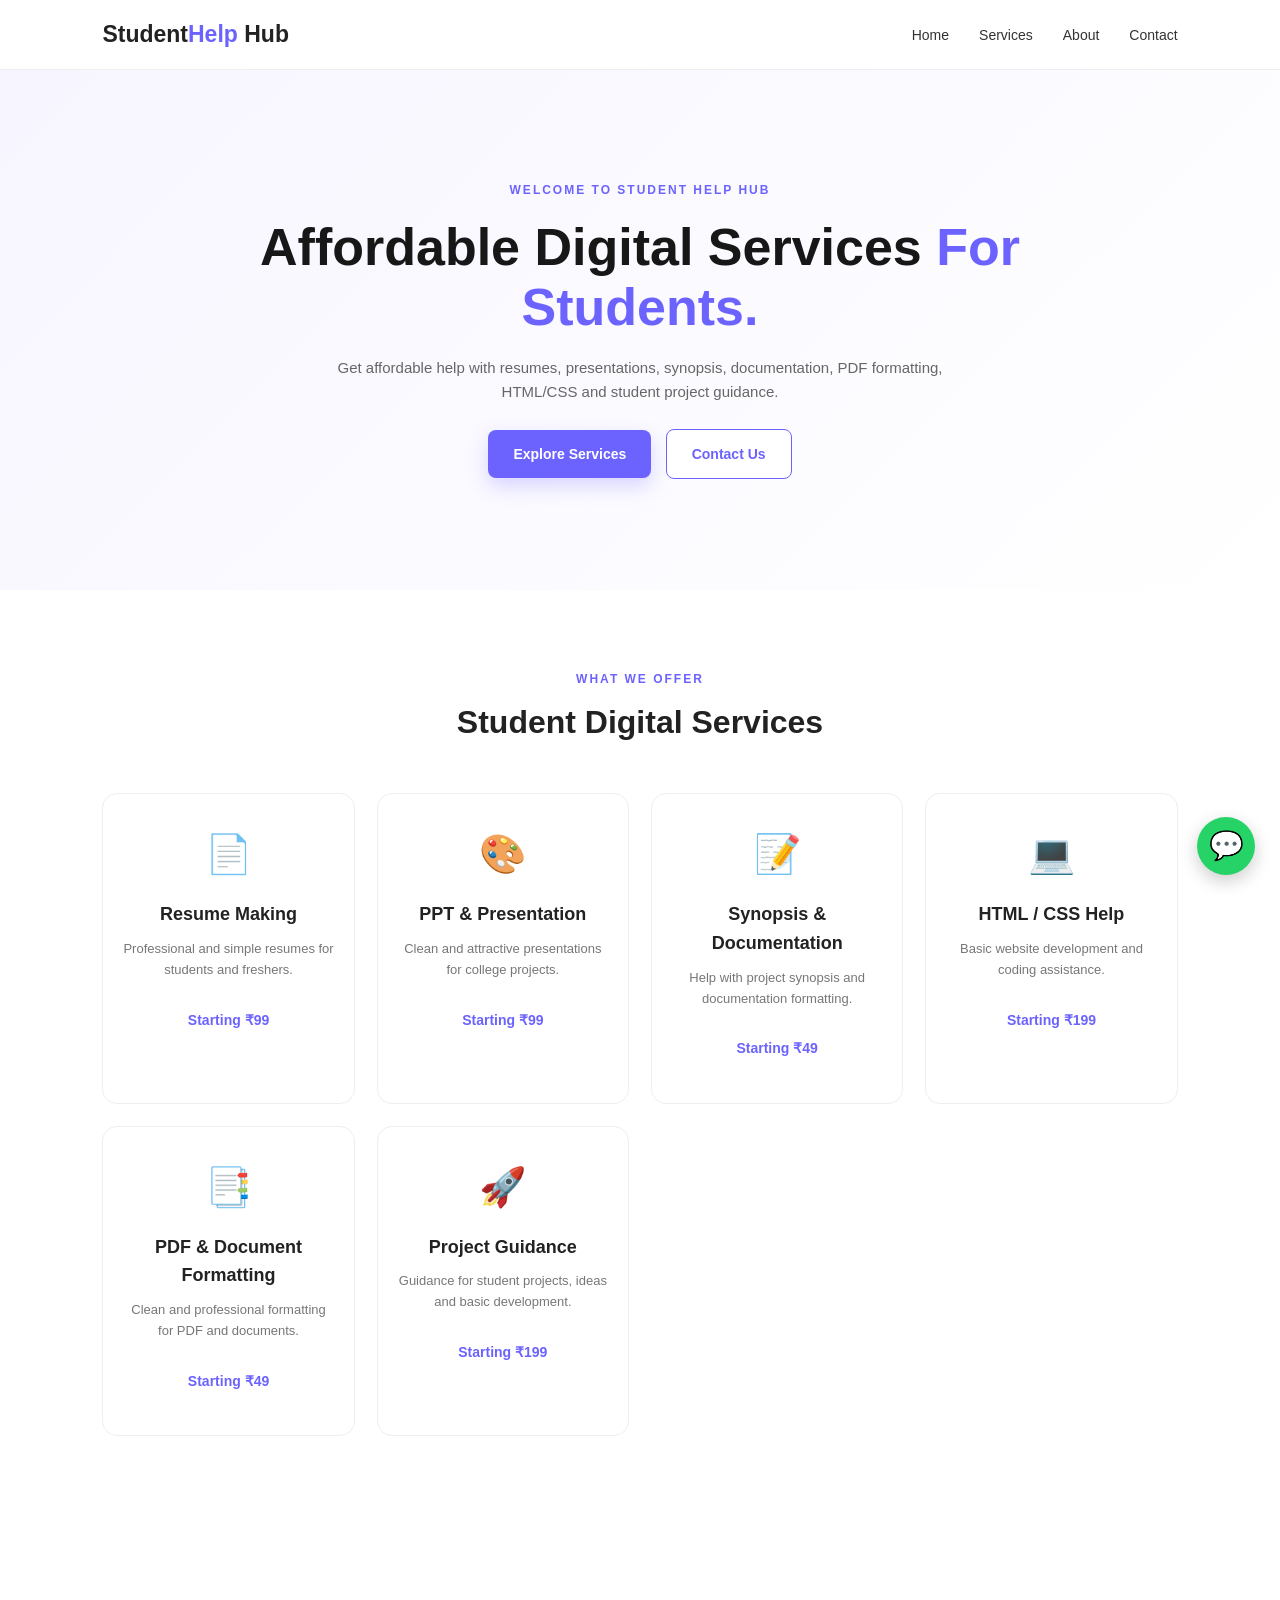
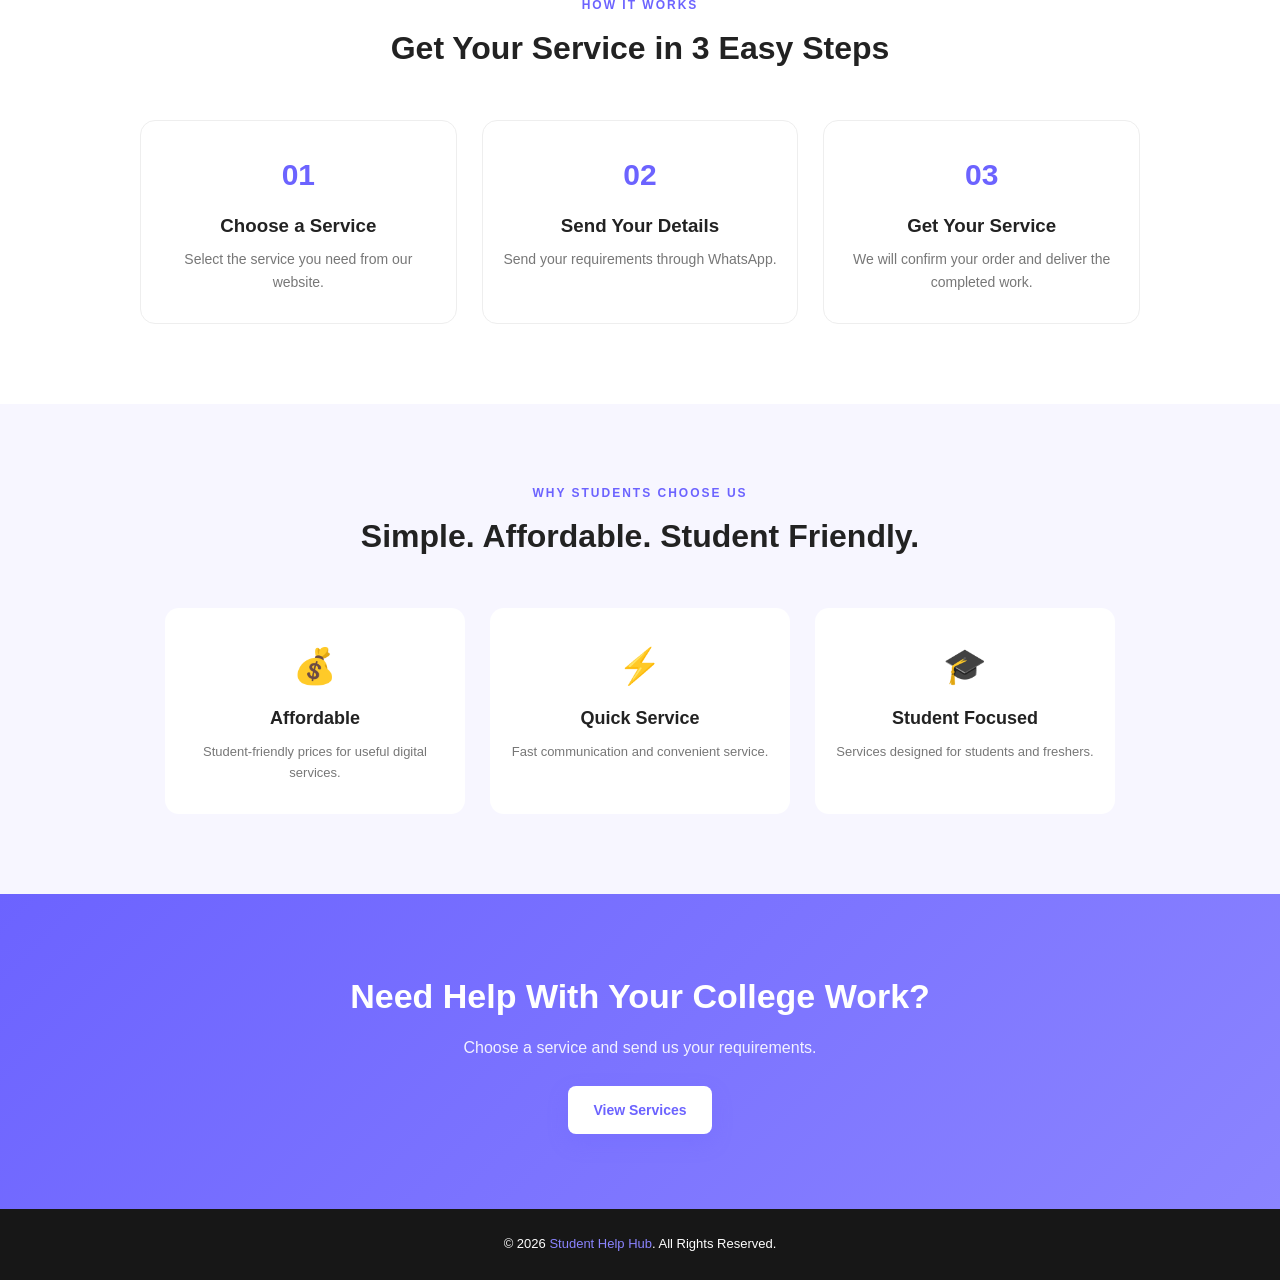
<file: index.html>
<!DOCTYPE html>
<html lang="en">

<head>

    <meta charset="UTF-8">

    <meta name="viewport" content="width=device-width, initial-scale=1.0">

    <!-- Google Search Console Verification -->
    <meta name="google-site-verification"
        content="Tl0E1DH7yXw9qvPAx5k8KmxGwswzPBTaU5SMmKnNkG0">

    <!-- SEO -->
    <title>Student Help Hub | Student Digital Services</title>

    <meta name="description"
        content="Student Help Hub provides affordable digital services for students including resume making, PPT presentations, synopsis and documentation, PDF formatting, HTML and CSS help, and project guidance.">

    <meta name="keywords"
        content="student services, resume making, student resume, PPT presentation, synopsis, documentation, PDF formatting, HTML CSS help, project guidance">

    <meta name="robots" content="index, follow">

    <link rel="stylesheet" href="css/style.css">

</head>

<body>


    <!-- ================= NAVBAR ================= -->

    <nav class="navbar">

        <div class="logo">
            Student<span>Help</span> Hub
        </div>

        <ul class="nav-links">

            <li>
                <a href="index.html">Home</a>
            </li>

            <li>
                <a href="services.html">Services</a>
            </li>

            <li>
                <a href="about.html">About</a>
            </li>

            <li>
                <a href="contact.html">Contact</a>
            </li>

        </ul>

    </nav>


    <!-- ================= HERO ================= -->

    <section class="hero">

        <div class="hero-content">

            <div class="small-title">
                WELCOME TO STUDENT HELP HUB
            </div>

            <h1>
                Affordable Digital Services
                <span>For Students.</span>
            </h1>

            <p>
                Get affordable help with resumes, presentations,
                synopsis, documentation, PDF formatting,
                HTML/CSS and student project guidance.
            </p>

            <div>

                <a href="services.html" class="btn btn-primary">
                    Explore Services
                </a>

                <a href="contact.html" class="btn btn-outline">
                    Contact Us
                </a>

            </div>

        </div>

    </section>


    <!-- ================= POPULAR SERVICES ================= -->

    <section class="services-section">

        <div class="section-title">

            <div class="small-title">
                WHAT WE OFFER
            </div>

            <h2>
                Student Digital Services
            </h2>

        </div>


        <div class="services-container">


            <div class="service-card">

                <div class="icon">📄</div>

                <h3>
                    Resume Making
                </h3>

                <p>
                    Professional and simple resumes
                    for students and freshers.
                </p>

                <div class="price">
                    Starting ₹99
                </div>

            </div>


            <div class="service-card">

                <div class="icon">🎨</div>

                <h3>
                    PPT & Presentation
                </h3>

                <p>
                    Clean and attractive presentations
                    for college projects.
                </p>

                <div class="price">
                    Starting ₹99
                </div>

            </div>


            <div class="service-card">

                <div class="icon">📝</div>

                <h3>
                    Synopsis & Documentation
                </h3>

                <p>
                    Help with project synopsis
                    and documentation formatting.
                </p>

                <div class="price">
                    Starting ₹49
                </div>

            </div>


            <div class="service-card">

                <div class="icon">💻</div>

                <h3>
                    HTML / CSS Help
                </h3>

                <p>
                    Basic website development
                    and coding assistance.
                </p>

                <div class="price">
                    Starting ₹199
                </div>

            </div>


            <div class="service-card">

                <div class="icon">📑</div>

                <h3>
                    PDF & Document Formatting
                </h3>

                <p>
                    Clean and professional formatting
                    for PDF and documents.
                </p>

                <div class="price">
                    Starting ₹49
                </div>

            </div>


            <div class="service-card">

                <div class="icon">🚀</div>

                <h3>
                    Project Guidance
                </h3>

                <p>
                    Guidance for student projects,
                    ideas and basic development.
                </p>

                <div class="price">
                    Starting ₹199
                </div>

            </div>


        </div>

    </section>


    <!-- ================= HOW IT WORKS ================= -->

    <section class="how-section">

        <div class="section-title">

            <div class="small-title">
                HOW IT WORKS
            </div>

            <h2>
                Get Your Service in 3 Easy Steps
            </h2>

        </div>


        <div class="steps-container">


            <div class="step-card">

                <div class="step-number">
                    01
                </div>

                <h3>
                    Choose a Service
                </h3>

                <p>
                    Select the service you need
                    from our website.
                </p>

            </div>


            <div class="step-card">

                <div class="step-number">
                    02
                </div>

                <h3>
                    Send Your Details
                </h3>

                <p>
                    Send your requirements
                    through WhatsApp.
                </p>

            </div>


            <div class="step-card">

                <div class="step-number">
                    03
                </div>

                <h3>
                    Get Your Service
                </h3>

                <p>
                    We will confirm your order
                    and deliver the completed work.
                </p>

            </div>


        </div>

    </section>


    <!-- ================= WHY STUDENTS CHOOSE US ================= -->

    <section class="why-section">

        <div class="section-title">

            <div class="small-title">
                WHY STUDENTS CHOOSE US
            </div>

            <h2>
                Simple. Affordable. Student Friendly.
            </h2>

        </div>


        <div class="why-container">


            <div class="why-card">

                <div class="icon">
                    💰
                </div>

                <h3>
                    Affordable
                </h3>

                <p>
                    Student-friendly prices
                    for useful digital services.
                </p>

            </div>


            <div class="why-card">

                <div class="icon">
                    ⚡
                </div>

                <h3>
                    Quick Service
                </h3>

                <p>
                    Fast communication and
                    convenient service.
                </p>

            </div>


            <div class="why-card">

                <div class="icon">
                    🎓
                </div>

                <h3>
                    Student Focused
                </h3>

                <p>
                    Services designed for
                    students and freshers.
                </p>

            </div>


        </div>

    </section>


    <!-- ================= CTA ================= -->

    <section class="cta-section">

        <div class="cta-content">

            <h2>
                Need Help With Your College Work?
            </h2>

            <p>
                Choose a service and send us your requirements.
            </p>

            <a href="services.html" class="btn btn-primary">
                View Services
            </a>

        </div>

    </section>


    <!-- ================= FOOTER ================= -->

    <footer>

        <p>
            © 2026
            <span>Student Help Hub</span>.
            All Rights Reserved.
        </p>

    </footer>


    <!-- ================= WHATSAPP BUTTON ================= -->

    <a href="https://wa.me/918180811565?text=Hello%20Student%20Help%20Hub,%20I%20want%20information%20about%20your%20services."
       class="whatsapp-float"
       target="_blank"
       rel="noopener"
       title="Chat with us on WhatsApp">

        💬

    </a>


</body>

</html>
</file>
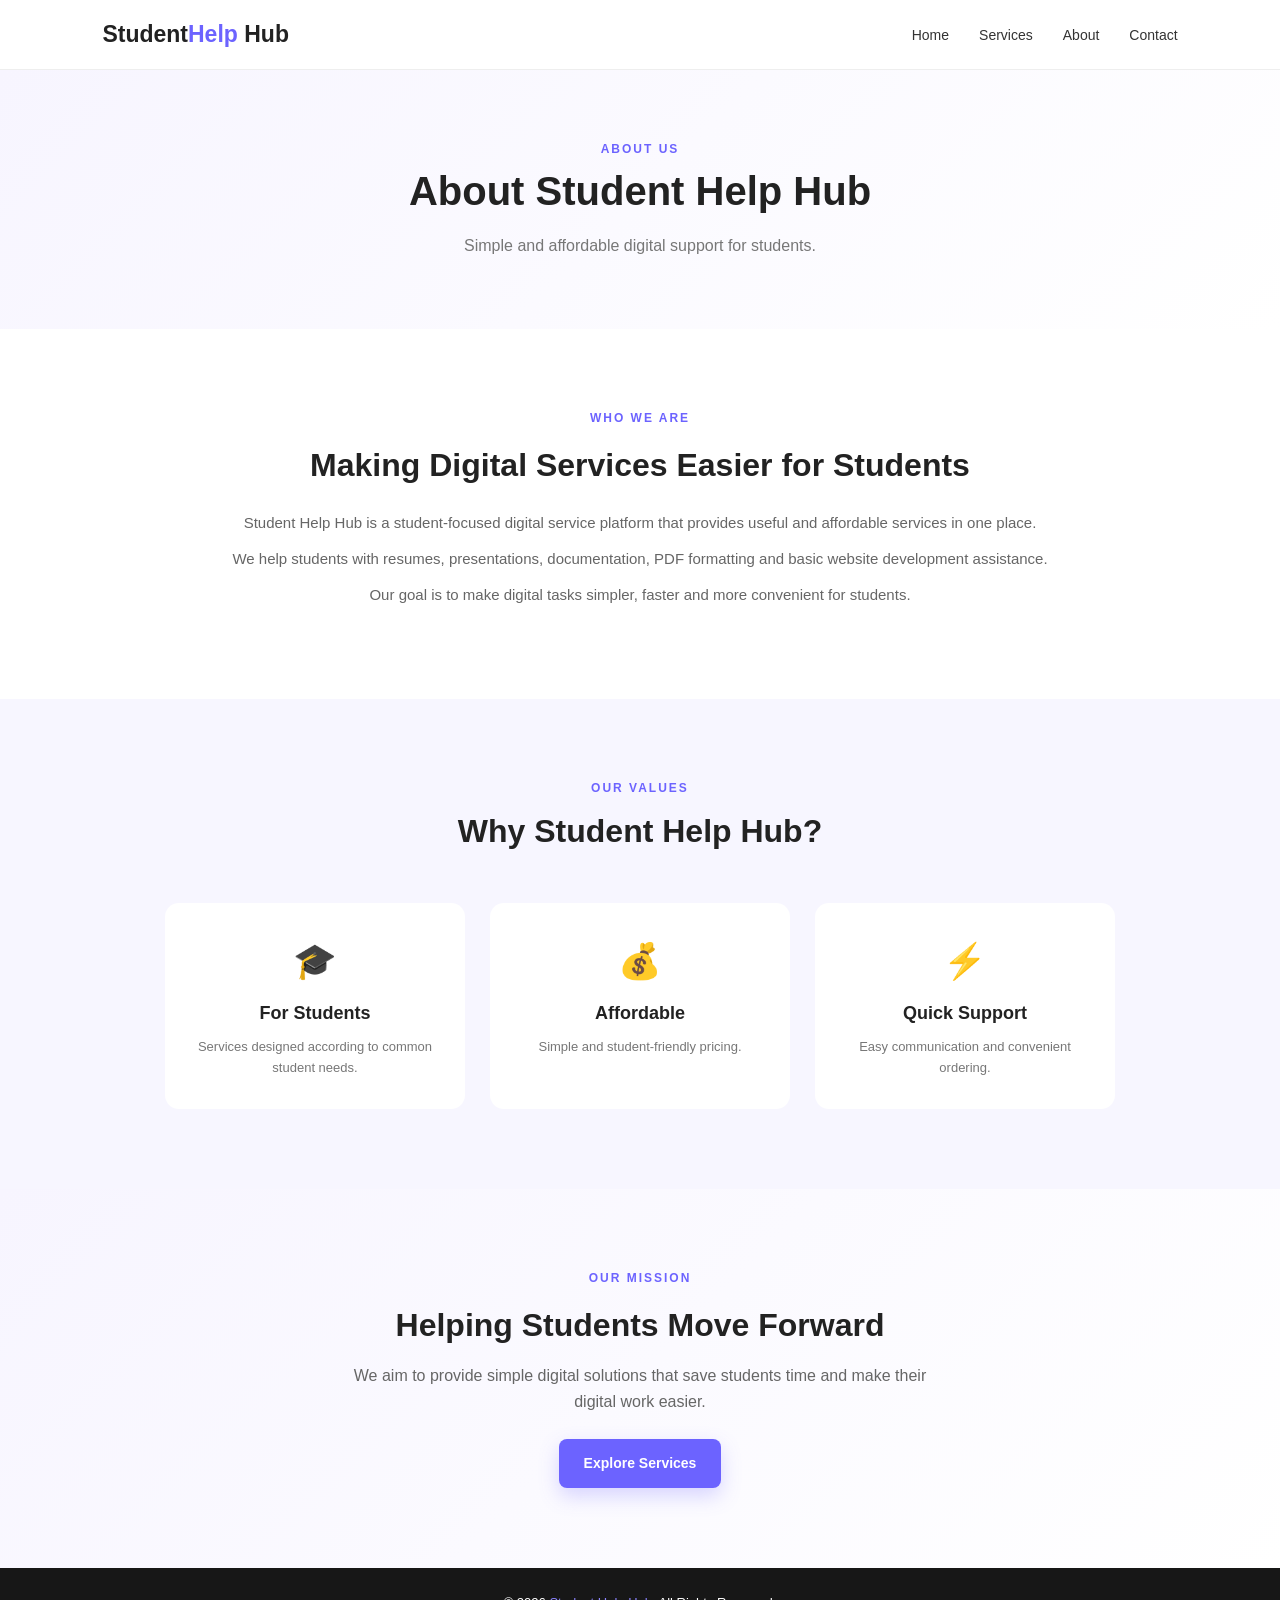
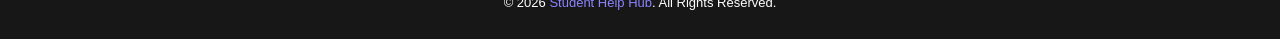
<file: about.html>
<!DOCTYPE html>
<html lang="en">
<head>
    <meta charset="UTF-8">
    <meta name="viewport" content="width=device-width, initial-scale=1.0">
    <title>About - Student Help Hub</title>
    <link rel="stylesheet" href="css/style.css">
</head>
<body>

<nav class="navbar">

    <div class="logo">Student<span>Help</span> Hub</div>

    <div class="menu-toggle" onclick="toggleMenu()">☰</div>

    <ul class="nav-links">
        <li><a href="index.html">Home</a></li>
        <li><a href="services.html">Services</a></li>
        <li><a href="about.html">About</a></li>
        <li><a href="contact.html">Contact</a></li>
    </ul>

</nav>

<section class="page-header">

    <div class="small-title">ABOUT US</div>

    <h1>About Student Help Hub</h1>

    <p>Simple and affordable digital support for students.</p>

</section>

<section>

    <div class="about-content">

        <div class="about-text">

            <div class="small-title">WHO WE ARE</div>

            <h2>Making Digital Services Easier for Students</h2>

            <p>
                Student Help Hub is a student-focused digital service platform
                that provides useful and affordable services in one place.
            </p>

            <p>
                We help students with resumes, presentations, documentation,
                PDF formatting and basic website development assistance.
            </p>

            <p>
                Our goal is to make digital tasks simpler, faster and more
                convenient for students.
            </p>

        </div>

    </div>

</section>

<section class="why-section">

    <div class="section-title">

        <div class="small-title">OUR VALUES</div>

        <h2>Why Student Help Hub?</h2>

    </div>

    <div class="why-container">

        <div class="why-card">
            <div class="icon">🎓</div>
            <h3>For Students</h3>
            <p>Services designed according to common student needs.</p>
        </div>

        <div class="why-card">
            <div class="icon">💰</div>
            <h3>Affordable</h3>
            <p>Simple and student-friendly pricing.</p>
        </div>

        <div class="why-card">
            <div class="icon">⚡</div>
            <h3>Quick Support</h3>
            <p>Easy communication and convenient ordering.</p>
        </div>

    </div>

</section>

<section class="mission-section">

    <div class="mission-content">

        <div class="small-title">OUR MISSION</div>

        <h2>Helping Students Move Forward</h2>

        <p>
            We aim to provide simple digital solutions that save students
            time and make their digital work easier.
        </p>

        <a href="services.html" class="btn btn-primary">
            Explore Services
        </a>

    </div>

</section>

<footer>
    <p>© 2026 <span>Student Help Hub</span>. All Rights Reserved.</p>
</footer>

<script src="js/script.js"></script>

</body>
</html>
</file>
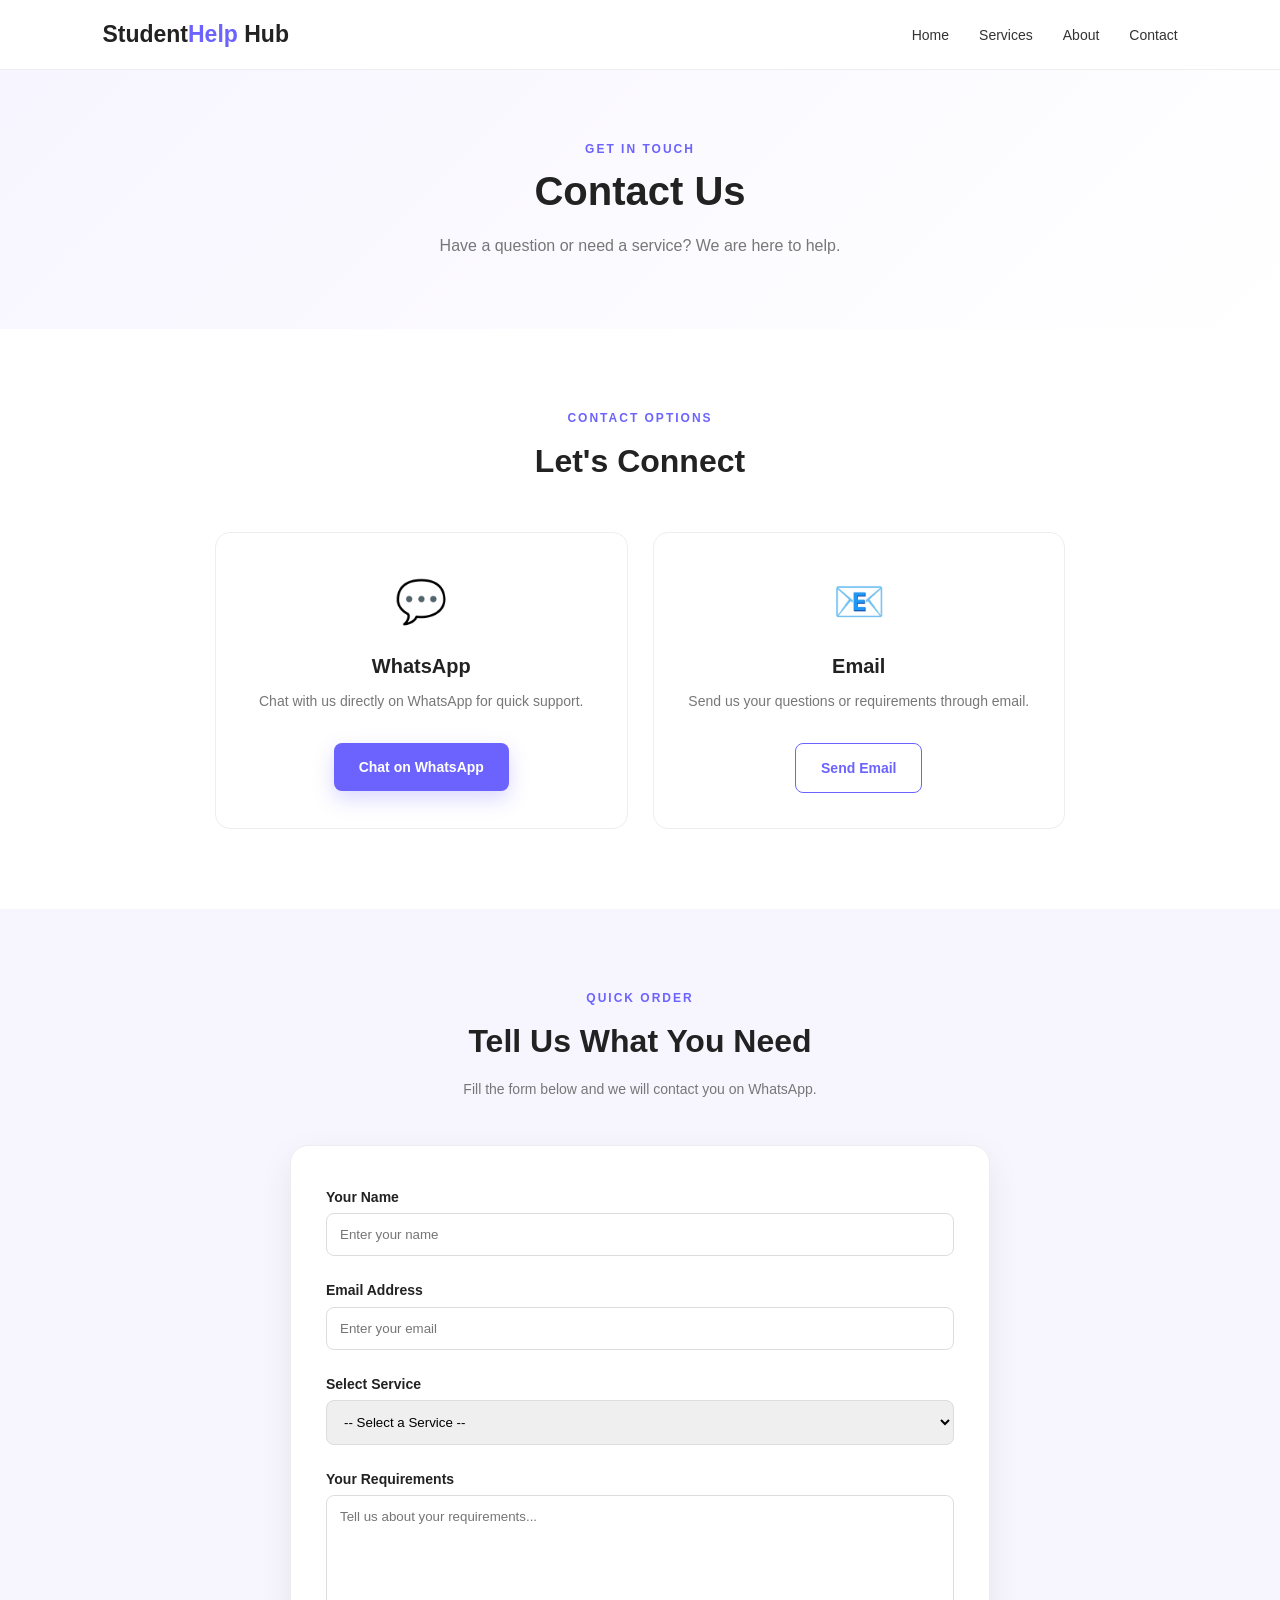
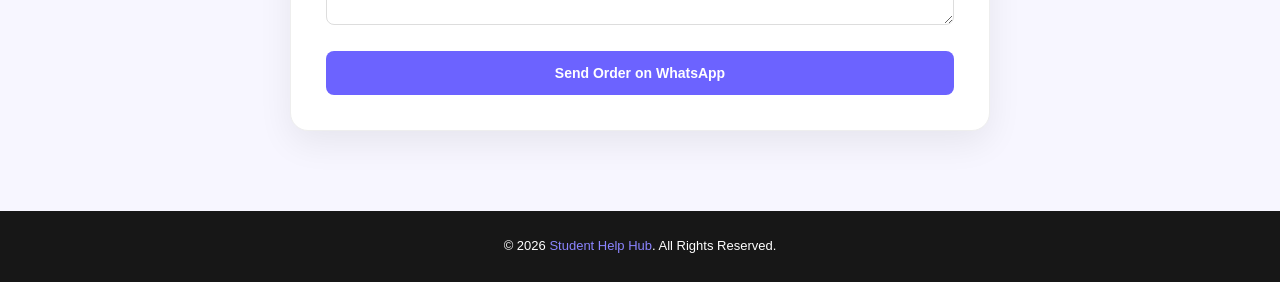
<file: contact.html>
<!DOCTYPE html>
<html lang="en">
<head>
    <meta charset="UTF-8">
    <meta name="viewport" content="width=device-width, initial-scale=1.0">
    <title>Contact - Student Help Hub</title>
    <link rel="stylesheet" href="css/style.css">
</head>
<body>

<nav class="navbar">

    <div class="logo">Student<span>Help</span> Hub</div>

    <div class="menu-toggle" onclick="toggleMenu()">☰</div>

    <ul class="nav-links">
        <li><a href="index.html">Home</a></li>
        <li><a href="services.html">Services</a></li>
        <li><a href="about.html">About</a></li>
        <li><a href="contact.html">Contact</a></li>
    </ul>

</nav>

<section class="page-header">

    <div class="small-title">GET IN TOUCH</div>

    <h1>Contact Us</h1>

    <p>
        Have a question or need a service? We are here to help.
    </p>

</section>

<section class="contact-section">

    <div class="section-title">

        <div class="small-title">CONTACT OPTIONS</div>

        <h2>Let's Connect</h2>

    </div>

    <div class="contact-options">

        <div class="contact-card">

            <div class="contact-icon">💬</div>

            <h3>WhatsApp</h3>

            <p>
                Chat with us directly on WhatsApp for quick support.
            </p>

            <a href="https://wa.me/918180811565"
               target="_blank"
               class="btn btn-primary">
                Chat on WhatsApp
            </a>

        </div>

        <div class="contact-card">

            <div class="contact-icon">📧</div>

            <h3>Email</h3>

            <p>
                Send us your questions or requirements through email.
            </p>

            <a href="mailto:kumbhartanvi101@gmail.com"
               class="btn btn-outline">
                Send Email
            </a>

        </div>

    </div>

</section>

<section class="order-section">

    <div class="section-title">

        <div class="small-title">QUICK ORDER</div>

        <h2>Tell Us What You Need</h2>

        <p>
            Fill the form below and we will contact you on WhatsApp.
        </p>

    </div>

    <div class="contact-container">

        <form id="orderForm">

            <label for="name">Your Name</label>

            <input
                type="text"
                id="name"
                placeholder="Enter your name"
                required
            >

            <label for="email">Email Address</label>

            <input
                type="email"
                id="email"
                placeholder="Enter your email"
                required
            >

            <label for="service">Select Service</label>

            <select id="service" required>

                <option value="">
                    -- Select a Service --
                </option>

                <option value="Resume Making">
                    Resume Making - ₹99
                </option>

                <option value="PPT & Presentation">
                    PPT & Presentation - ₹99
                </option>

                <option value="Synopsis & Documentation">
                    Synopsis & Documentation - ₹49
                </option>

                <option value="HTML / CSS Help">
                    HTML / CSS Help - ₹199
                </option>

                <option value="PDF & Document Formatting">
                    PDF & Document Formatting - ₹49
                </option>

                <option value="Project Guidance">
                    Project Guidance - ₹199
                </option>

            </select>

            <label for="requirements">
                Your Requirements
            </label>

            <textarea
                id="requirements"
                placeholder="Tell us about your requirements..."
                required
            ></textarea>

            <button type="submit">
                Send Order on WhatsApp
            </button>

        </form>

    </div>

</section>

<footer>
    <p>© 2026 <span>Student Help Hub</span>. All Rights Reserved.</p>
</footer>

<script src="js/script.js"></script>

</body>
</html>
</file>
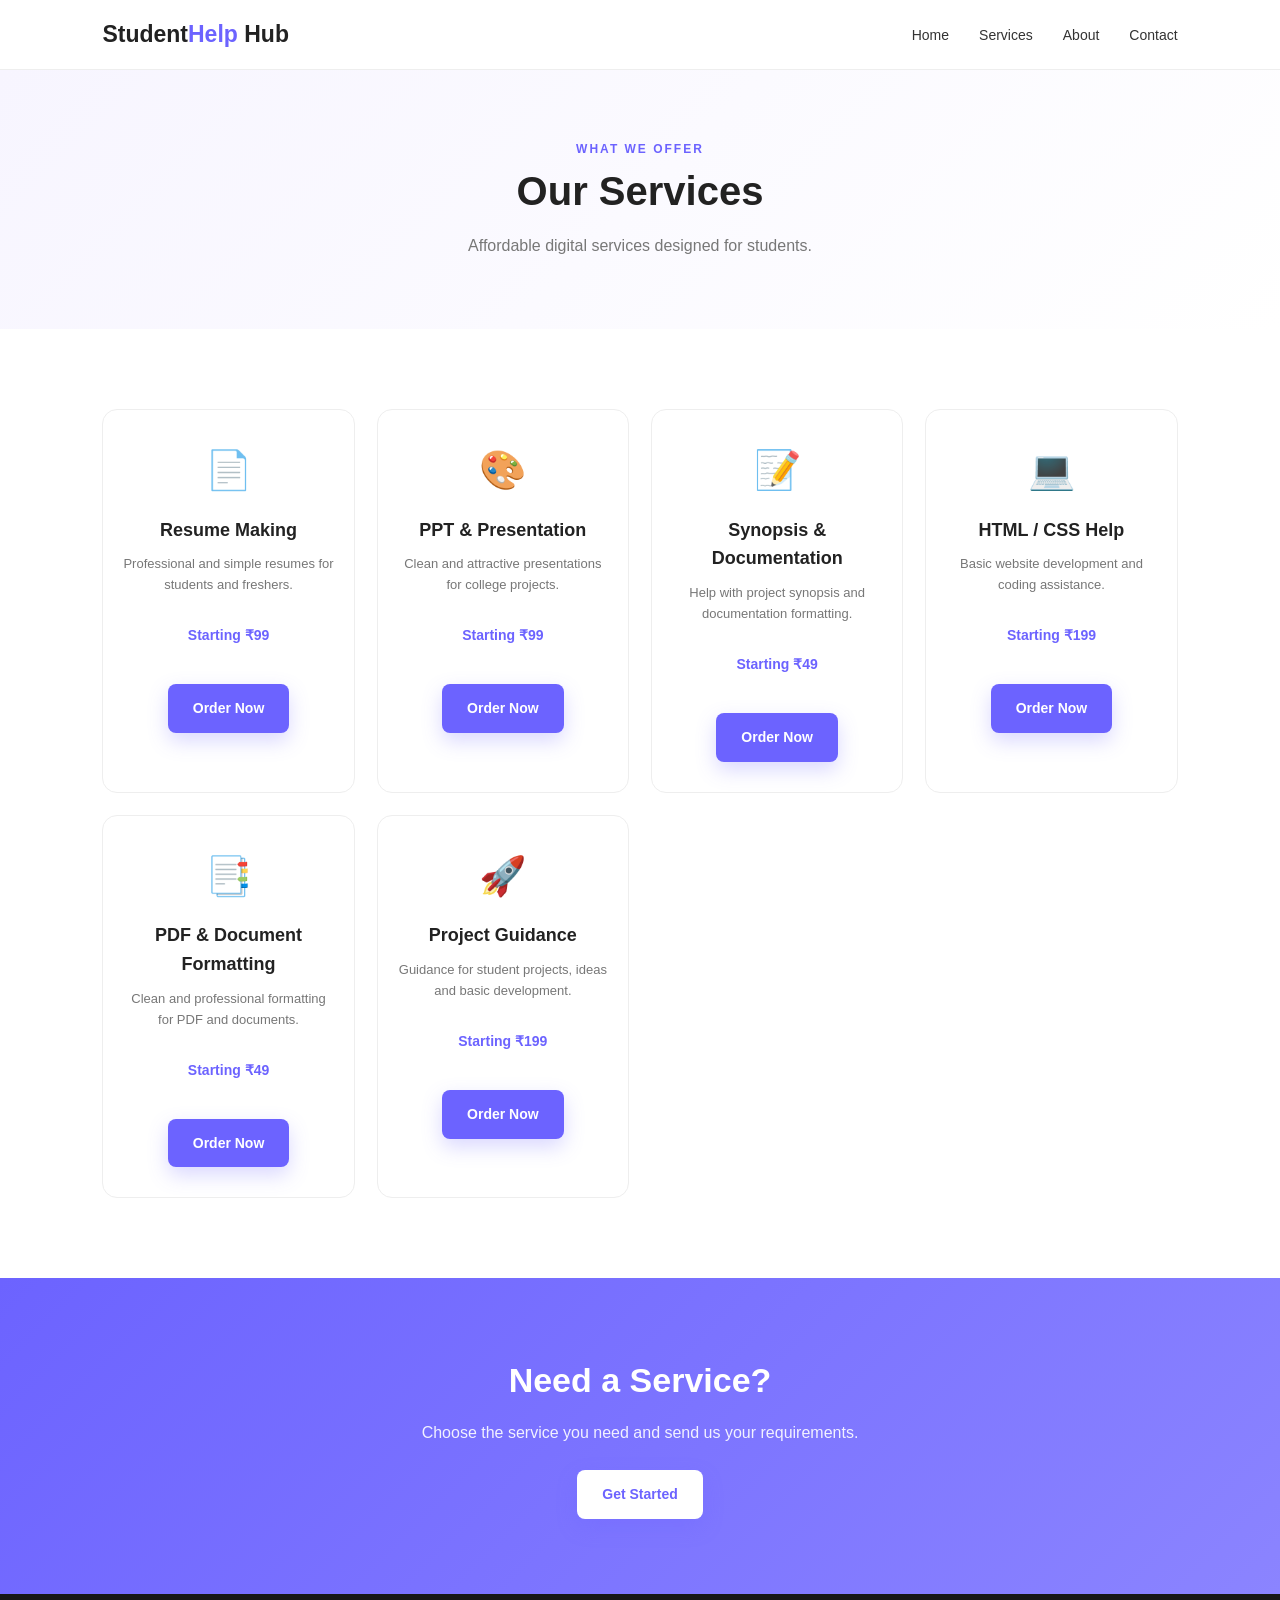
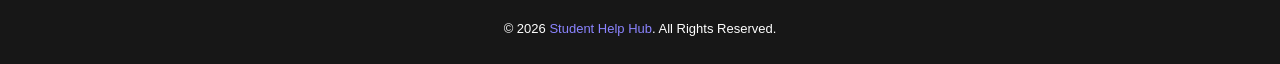
<file: services.html>
<!DOCTYPE html>
<html lang="en">

<head>
    <meta charset="UTF-8">
    <meta name="viewport" content="width=device-width, initial-scale=1.0">

    <title>Services - Student Help Hub</title>

    <link rel="stylesheet" href="css/style.css">
</head>

<body>

<!-- ================= NAVBAR ================= -->

<nav class="navbar">

    <div class="logo">
        Student<span>Help</span> Hub
    </div>

    <div class="menu-toggle" onclick="toggleMenu()">☰</div>

    <ul class="nav-links">

        <li>
            <a href="index.html">Home</a>
        </li>

        <li>
            <a href="services.html">Services</a>
        </li>

        <li>
            <a href="about.html">About</a>
        </li>

        <li>
            <a href="contact.html">Contact</a>
        </li>

    </ul>

</nav>


<!-- ================= PAGE HEADER ================= -->

<section class="page-header">

    <div class="small-title">
        WHAT WE OFFER
    </div>

    <h1>Our Services</h1>

    <p>
        Affordable digital services designed for students.
    </p>

</section>


<!-- ================= SERVICES ================= -->

<section class="services-page-section">

    <div class="services-container services-six">


        <!-- SERVICE 1 -->

        <div class="service-card">

            <div class="icon">📄</div>

            <h3>Resume Making</h3>

            <p>
                Professional and simple resumes for students and freshers.
            </p>

            <a href="https://wa.me/918180811565?text=Hello%20Student%20Help%20Hub,%20I%20want%20to%20order%20Resume%20Making%20service."
               target="_blank"
               class="price price-click">
                Starting ₹99
            </a>

            <br>

            <a href="https://wa.me/918180811565?text=Hello%20Student%20Help%20Hub,%20I%20want%20to%20order%20Resume%20Making%20service."
               target="_blank"
               class="btn btn-primary order-btn">
                Order Now
            </a>

        </div>


        <!-- SERVICE 2 -->

        <div class="service-card">

            <div class="icon">🎨</div>

            <h3>PPT & Presentation</h3>

            <p>
                Clean and attractive presentations for college projects.
            </p>

            <a href="https://wa.me/918180811565?text=Hello%20Student%20Help%20Hub,%20I%20want%20to%20order%20PPT%20and%20Presentation%20service."
               target="_blank"
               class="price price-click">
                Starting ₹99
            </a>

            <br>

            <a href="https://wa.me/918180811565?text=Hello%20Student%20Help%20Hub,%20I%20want%20to%20order%20PPT%20and%20Presentation%20service."
               target="_blank"
               class="btn btn-primary order-btn">
                Order Now
            </a>

        </div>


        <!-- SERVICE 3 -->

        <div class="service-card">

            <div class="icon">📝</div>

            <h3>Synopsis & Documentation</h3>

            <p>
                Help with project synopsis and documentation formatting.
            </p>

            <a href="https://wa.me/918180811565?text=Hello%20Student%20Help%20Hub,%20I%20want%20to%20order%20Synopsis%20and%20Documentation%20service."
               target="_blank"
               class="price price-click">
                Starting ₹49
            </a>

            <br>

            <a href="https://wa.me/918180811565?text=Hello%20Student%20Help%20Hub,%20I%20want%20to%20order%20Synopsis%20and%20Documentation%20service."
               target="_blank"
               class="btn btn-primary order-btn">
                Order Now
            </a>

        </div>


        <!-- SERVICE 4 -->

        <div class="service-card">

            <div class="icon">💻</div>

            <h3>HTML / CSS Help</h3>

            <p>
                Basic website development and coding assistance.
            </p>

            <a href="https://wa.me/918180811565?text=Hello%20Student%20Help%20Hub,%20I%20want%20to%20order%20HTML%20and%20CSS%20Help."
               target="_blank"
               class="price price-click">
                Starting ₹199
            </a>

            <br>

            <a href="https://wa.me/918180811565?text=Hello%20Student%20Help%20Hub,%20I%20want%20to%20order%20HTML%20and%20CSS%20Help."
               target="_blank"
               class="btn btn-primary order-btn">
                Order Now
            </a>

        </div>


        <!-- SERVICE 5 -->

        <div class="service-card">

            <div class="icon">📑</div>

            <h3>PDF & Document Formatting</h3>

            <p>
                Clean and professional formatting for PDF and documents.
            </p>

            <a href="https://wa.me/918180811565?text=Hello%20Student%20Help%20Hub,%20I%20want%20to%20order%20PDF%20and%20Document%20Formatting%20service."
               target="_blank"
               class="price price-click">
                Starting ₹49
            </a>

            <br>

            <a href="https://wa.me/918180811565?text=Hello%20Student%20Help%20Hub,%20I%20want%20to%20order%20PDF%20and%20Document%20Formatting%20service."
               target="_blank"
               class="btn btn-primary order-btn">
                Order Now
            </a>

        </div>


        <!-- SERVICE 6 -->

        <div class="service-card">

            <div class="icon">🚀</div>

            <h3>Project Guidance</h3>

            <p>
                Guidance for student projects, ideas and basic development.
            </p>

            <a href="https://wa.me/918180811565?text=Hello%20Student%20Help%20Hub,%20I%20want%20to%20order%20Project%20Guidance%20service."
               target="_blank"
               class="price price-click">
                Starting ₹199
            </a>

            <br>

            <a href="https://wa.me/918180811565?text=Hello%20Student%20Help%20Hub,%20I%20want%20to%20order%20Project%20Guidance%20service."
               target="_blank"
               class="btn btn-primary order-btn">
                Order Now
            </a>

        </div>


    </div>

</section>


<!-- ================= CTA ================= -->

<section class="cta-section">

    <div class="cta-content">

        <h2>Need a Service?</h2>

        <p>
            Choose the service you need and send us your requirements.
        </p>

        <a href="https://wa.me/918180811565?text=Hello%20Student%20Help%20Hub,%20I%20need%20information%20about%20your%20services."
           target="_blank"
           class="btn btn-primary">
            Get Started
        </a>

    </div>

</section>


<!-- ================= FOOTER ================= -->

<footer>

    <p>
        © 2026 <span>Student Help Hub</span>. All Rights Reserved.
    </p>

</footer>


<!-- ================= JAVASCRIPT ================= -->

<script src="js/script.js"></script>

</body>

</html>
</file>
<file: css/style.css>
/* ============================= */
/* RESET */
/* ============================= */

* {
    margin: 0;
    padding: 0;
    box-sizing: border-box;
}

html {
    scroll-behavior: smooth;
}

body {
    font-family: Arial, sans-serif;
    color: #222;
    background: #fff;
    line-height: 1.6;
}


/* ============================= */
/* NAVBAR */
/* ============================= */

.navbar {
    height: 70px;
    display: flex;
    align-items: center;
    justify-content: space-between;
    padding: 0 8%;
    background: #fff;
    border-bottom: 1px solid #eee;
    position: sticky;
    top: 0;
    z-index: 1000;
}

.logo {
    font-size: 23px;
    font-weight: bold;
    color: #222;
}

.logo span {
    color: #6c63ff;
}

.nav-links {
    display: flex;
    gap: 30px;
    list-style: none;
}

.nav-links a {
    text-decoration: none;
    color: #333;
    font-size: 14px;
    font-weight: 500;
    transition: .3s;
}

.nav-links a:hover {
    color: #6c63ff;
}


/* ============================= */
/* MOBILE MENU BUTTON */
/* ============================= */

.menu-toggle {
    display: none;
    font-size: 28px;
    cursor: pointer;
    color: #6c63ff;
}


/* ============================= */
/* COMMON SMALL TITLE */
/* ============================= */

.small-title {
    color: #6c63ff;
    font-size: 12px;
    font-weight: bold;
    letter-spacing: 2px;
}


/* ============================= */
/* HERO SECTION */
/* ============================= */

.hero {
    min-height: 520px;
    display: flex;
    align-items: center;
    justify-content: center;
    text-align: center;
    padding: 70px 20px;
    background: linear-gradient(135deg, #f7f5ff, #fff);
}

.hero-content {
    max-width: 850px;
}

.hero h1 {
    font-size: 52px;
    line-height: 1.15;
    margin: 18px 0;
    color: #171717;
}

.hero h1 span {
    color: #6c63ff;
}

.hero p {
    max-width: 650px;
    margin: auto;
    color: #666;
    font-size: 15px;
}


/* ============================= */
/* BUTTONS */
/* ============================= */

.btn {
    display: inline-block;
    padding: 13px 25px;
    border-radius: 8px;
    text-decoration: none;
    font-size: 14px;
    font-weight: bold;
    margin: 25px 5px 0;
    transition: .3s;
    cursor: pointer;
}

.btn-primary {
    background: #6c63ff;
    color: #fff;
    box-shadow: 0 8px 20px rgba(108, 99, 255, .25);
}

.btn-primary:hover {
    transform: translateY(-3px);
}

.btn-outline {
    border: 1.5px solid #6c63ff;
    color: #6c63ff;
    background: #fff;
}

.btn-outline:hover {
    background: #6c63ff;
    color: #fff;
}


/* ============================= */
/* COMMON SECTION */
/* ============================= */

section {
    padding: 80px 8%;
}

.section-title {
    text-align: center;
    margin-bottom: 45px;
}

.section-title h2 {
    font-size: 32px;
    margin-top: 8px;
}


/* ============================= */
/* SERVICES SECTION */
/* ============================= */

.services-container {
    display: grid;
    grid-template-columns: repeat(4, 1fr);
    gap: 22px;
    max-width: 1100px;
    margin: auto;
}

.service-card {
    background: #fff;
    border: 1px solid #eee;
    border-radius: 15px;
    padding: 30px 20px;
    text-align: center;
    transition: .3s;
}

.service-card:hover {
    transform: translateY(-8px);
    box-shadow: 0 15px 35px rgba(0, 0, 0, .08);
    border-color: #d8d4ff;
}

.service-card .icon {
    font-size: 38px;
    margin-bottom: 15px;
}

.service-card h3 {
    font-size: 18px;
    margin-bottom: 10px;
}

.service-card p {
    color: #777;
    font-size: 13px;
    margin-bottom: 15px;
}


/* ============================= */
/* CLICKABLE PRICE */
/* ============================= */

.price {
    display: inline-block;
    color: #6c63ff;
    font-weight: bold;
    font-size: 14px;
    text-decoration: none;
    cursor: pointer;
    padding: 8px 12px;
    margin: 5px 0;
    border-radius: 6px;
    transition: .3s;
    position: relative;
    z-index: 5;
}

.price:hover {
    background: #f1efff;
    color: #554cff;
    text-decoration: underline;
}

.price:active {
    transform: scale(0.97);
}

.price-click {
    cursor: pointer;
    position: relative;
    z-index: 5;
}


/* ============================= */
/* ORDER BUTTON */
/* ============================= */

.order-btn {
    display: inline-block;
    position: relative;
    z-index: 5;
}


/* ============================= */
/* HOW IT WORKS */
/* ============================= */

.how-section {
    background: #fff;
}

.steps-container {
    max-width: 1000px;
    margin: auto;
    display: grid;
    grid-template-columns: repeat(3, 1fr);
    gap: 25px;
}

.step-card {
    text-align: center;
    padding: 30px 20px;
    border: 1px solid #eee;
    border-radius: 15px;
    transition: .3s;
}

.step-card:hover {
    transform: translateY(-6px);
    box-shadow: 0 12px 30px rgba(0, 0, 0, .07);
}

.step-number {
    font-size: 30px;
    font-weight: bold;
    color: #6c63ff;
    margin-bottom: 12px;
}

.step-card h3 {
    margin-bottom: 8px;
}

.step-card p {
    color: #777;
    font-size: 14px;
}


/* ============================= */
/* WHY SECTION */
/* ============================= */

.why-section {
    background: #f7f6ff;
}

.why-container {
    display: grid;
    grid-template-columns: repeat(3, 1fr);
    gap: 25px;
    max-width: 950px;
    margin: auto;
}

.why-card {
    background: #fff;
    padding: 30px 20px;
    border-radius: 14px;
    text-align: center;
    transition: .3s;
}

.why-card:hover {
    transform: translateY(-5px);
    box-shadow: 0 10px 25px rgba(0, 0, 0, .06);
}

.why-card .icon {
    font-size: 35px;
}

.why-card h3 {
    margin: 10px 0;
    font-size: 18px;
}

.why-card p {
    color: #777;
    font-size: 13px;
}


/* ============================= */
/* CTA SECTION */
/* ============================= */

.cta-section {
    background: linear-gradient(135deg, #6c63ff, #8b84ff);
    text-align: center;
    padding: 75px 20px;
}

.cta-content {
    max-width: 700px;
    margin: auto;
}

.cta-content h2 {
    color: #fff;
    font-size: 34px;
    margin-bottom: 12px;
}

.cta-content p {
    color: #fff;
    opacity: .9;
}

.cta-section .btn {
    background: #fff;
    color: #6c63ff;
}

.cta-section .btn:hover {
    transform: translateY(-3px);
}


/* ============================= */
/* PAGE HEADER */
/* ============================= */

.page-header {
    background: linear-gradient(135deg, #f7f5ff, #fff);
    text-align: center;
    padding: 70px 20px;
}

.page-header h1 {
    font-size: 40px;
    margin-bottom: 10px;
}

.page-header p {
    color: #777;
}


/* ============================= */
/* ABOUT PAGE */
/* ============================= */

.about-content {
    max-width: 850px;
    margin: auto;
    text-align: center;
}

.about-text h2 {
    font-size: 32px;
    margin: 12px 0 20px;
}

.about-text p {
    color: #666;
    font-size: 15px;
    margin-bottom: 12px;
}


/* ============================= */
/* MISSION SECTION */
/* ============================= */

.mission-section {
    background: linear-gradient(135deg, #f7f5ff, #fff);
    text-align: center;
}

.mission-content {
    max-width: 700px;
    margin: auto;
}

.mission-content h2 {
    font-size: 32px;
    margin: 12px 0;
}

.mission-content p {
    color: #666;
    max-width: 600px;
    margin: auto;
}


/* ============================= */
/* CONTACT SECTION */
/* ============================= */

.contact-section {
    background: #fff;
}

.contact-options {
    max-width: 850px;
    margin: auto;
    display: grid;
    grid-template-columns: repeat(2, 1fr);
    gap: 25px;
}

.contact-card {
    text-align: center;
    padding: 35px 25px;
    border: 1px solid #eee;
    border-radius: 15px;
    background: #fff;
    transition: .3s;
}

.contact-card:hover {
    transform: translateY(-7px);
    box-shadow: 0 15px 35px rgba(0, 0, 0, .08);
}

.contact-icon {
    font-size: 42px;
    margin-bottom: 15px;
}

.contact-card h3 {
    font-size: 20px;
    margin-bottom: 8px;
}

.contact-card p {
    color: #777;
    font-size: 14px;
    margin-bottom: 5px;
}


/* ============================= */
/* ORDER SECTION */
/* ============================= */

.order-section {
    background: #f7f6ff;
}

.order-section .section-title p {
    color: #777;
    font-size: 14px;
    margin-top: 10px;
}

.contact-container {
    max-width: 700px;
    margin: auto;
}


/* ============================= */
/* FORM */
/* ============================= */

.contact-container form {
    background: #fff;
    padding: 35px;
    border-radius: 18px;
    box-shadow: 0 12px 35px rgba(0, 0, 0, .07);
    border: 1px solid #eee;
}

.contact-container label {
    display: block;
    font-size: 14px;
    font-weight: bold;
    margin-top: 5px;
    margin-bottom: 5px;
}

.contact-container input,
.contact-container select,
.contact-container textarea {
    width: 100%;
    padding: 13px;
    margin-bottom: 18px;
    border: 1px solid #ddd;
    border-radius: 8px;
    font-family: Arial, sans-serif;
    outline: none;
}

.contact-container input:focus,
.contact-container select:focus,
.contact-container textarea:focus {
    border-color: #6c63ff;
}

.contact-container textarea {
    min-height: 130px;
    resize: vertical;
}

.contact-container button {
    width: 100%;
    padding: 14px;
    border: none;
    border-radius: 8px;
    background: #6c63ff;
    color: #fff;
    font-size: 14px;
    font-weight: bold;
    cursor: pointer;
    transition: .3s;
}

.contact-container button:hover {
    background: #554cff;
    transform: translateY(-2px);
}


/* ============================= */
/* TESTIMONIAL SECTION */
/* ============================= */

.testimonial-section {
    background: #ffffff;
}

.testimonial-container {
    max-width: 1100px;
    margin: auto;
    display: grid;
    grid-template-columns: repeat(3, 1fr);
    gap: 25px;
}

.testimonial-card {
    background: #fff;
    border: 1px solid #eee;
    border-radius: 15px;
    padding: 30px 25px;
    text-align: center;
    transition: .3s;
}

.testimonial-card:hover {
    transform: translateY(-7px);
    box-shadow: 0 15px 35px rgba(0, 0, 0, .08);
}

.testimonial-card .stars {
    color: #6c63ff;
    font-size: 20px;
    letter-spacing: 3px;
    margin-bottom: 15px;
}

.testimonial-card p {
    color: #666;
    font-size: 14px;
    line-height: 1.7;
    margin-bottom: 18px;
}

.testimonial-card h3 {
    font-size: 17px;
    margin-bottom: 3px;
}

.testimonial-card span {
    color: #888;
    font-size: 12px;
}


/* ============================= */
/* FOOTER */
/* ============================= */

footer {
    background: #171717;
    color: #fff;
    text-align: center;
    padding: 25px 10px;
    font-size: 13px;
}

footer span {
    color: #8b84ff;
}


/* ============================= */
/* WHATSAPP FLOATING BUTTON */
/* ============================= */

.whatsapp-float {
    position: fixed;
    right: 25px;
    bottom: 25px;
    width: 58px;
    height: 58px;
    border-radius: 50%;
    background: #25D366;
    color: #fff;
    display: flex;
    align-items: center;
    justify-content: center;
    text-decoration: none;
    font-size: 28px;
    box-shadow: 0 6px 18px rgba(0, 0, 0, .2);
    z-index: 9999;
    transition: .3s;
}

.whatsapp-float:hover {
    transform: scale(1.1);
}


/* ============================= */
/* TABLET RESPONSIVE */
/* ============================= */

@media (max-width: 900px) {

    .services-container {
        grid-template-columns: repeat(2, 1fr);
    }

    .testimonial-container {
        grid-template-columns: repeat(2, 1fr);
    }

    .hero h1 {
        font-size: 42px;
    }

}


/* ============================= */
/* MOBILE RESPONSIVE */
/* ============================= */

@media (max-width: 600px) {

    .navbar {
        padding: 0 5%;
    }

    .logo {
        font-size: 19px;
    }

    /* MOBILE HAMBURGER */

    .menu-toggle {
        display: block;
    }

    .nav-links {
        display: none;
        position: absolute;
        top: 70px;
        left: 0;
        width: 100%;
        background: #fff;
        flex-direction: column;
        gap: 0;
        padding: 10px 0;
        box-shadow: 0 8px 20px rgba(0, 0, 0, .08);
    }

    .nav-links.active {
        display: flex;
    }

    .nav-links li {
        text-align: center;
        padding: 12px;
    }

    .nav-links a {
        font-size: 14px;
        display: block;
        width: 100%;
    }


    /* MOBILE HERO */

    .hero {
        min-height: 450px;
        padding: 60px 20px;
    }

    .hero h1 {
        font-size: 34px;
    }

    .hero p {
        font-size: 14px;
    }


    /* MOBILE SECTIONS */

    section {
        padding: 60px 5%;
    }


    /* MOBILE SERVICES */

    .services-container,
    .why-container,
    .steps-container,
    .testimonial-container {
        grid-template-columns: 1fr;
    }


    /* MOBILE SERVICE CARD */

    .service-card {
        padding: 28px 20px;
    }

    .service-card h3 {
        font-size: 18px;
    }

    .service-card p {
        font-size: 13px;
    }

    .price {
        display: inline-block;
        padding: 10px 14px;
        margin: 5px 0 8px;
        font-size: 15px;
        cursor: pointer;
        touch-action: manipulation;
    }

    .order-btn {
        display: inline-block;
        margin-top: 8px;
        touch-action: manipulation;
    }


    /* MOBILE HEADINGS */

    .section-title h2 {
        font-size: 27px;
    }

    .cta-content h2 {
        font-size: 27px;
    }

    .about-text h2,
    .mission-content h2 {
        font-size: 27px;
    }

    .page-header h1 {
        font-size: 32px;
    }


    /* MOBILE CONTACT */

    .contact-options {
        grid-template-columns: 1fr;
    }

    .contact-container form {
        padding: 25px 20px;
    }


    /* MOBILE WHATSAPP */

    .whatsapp-float {
        width: 52px;
        height: 52px;
        right: 18px;
        bottom: 18px;
        font-size: 25px;
    }

}
</file>
